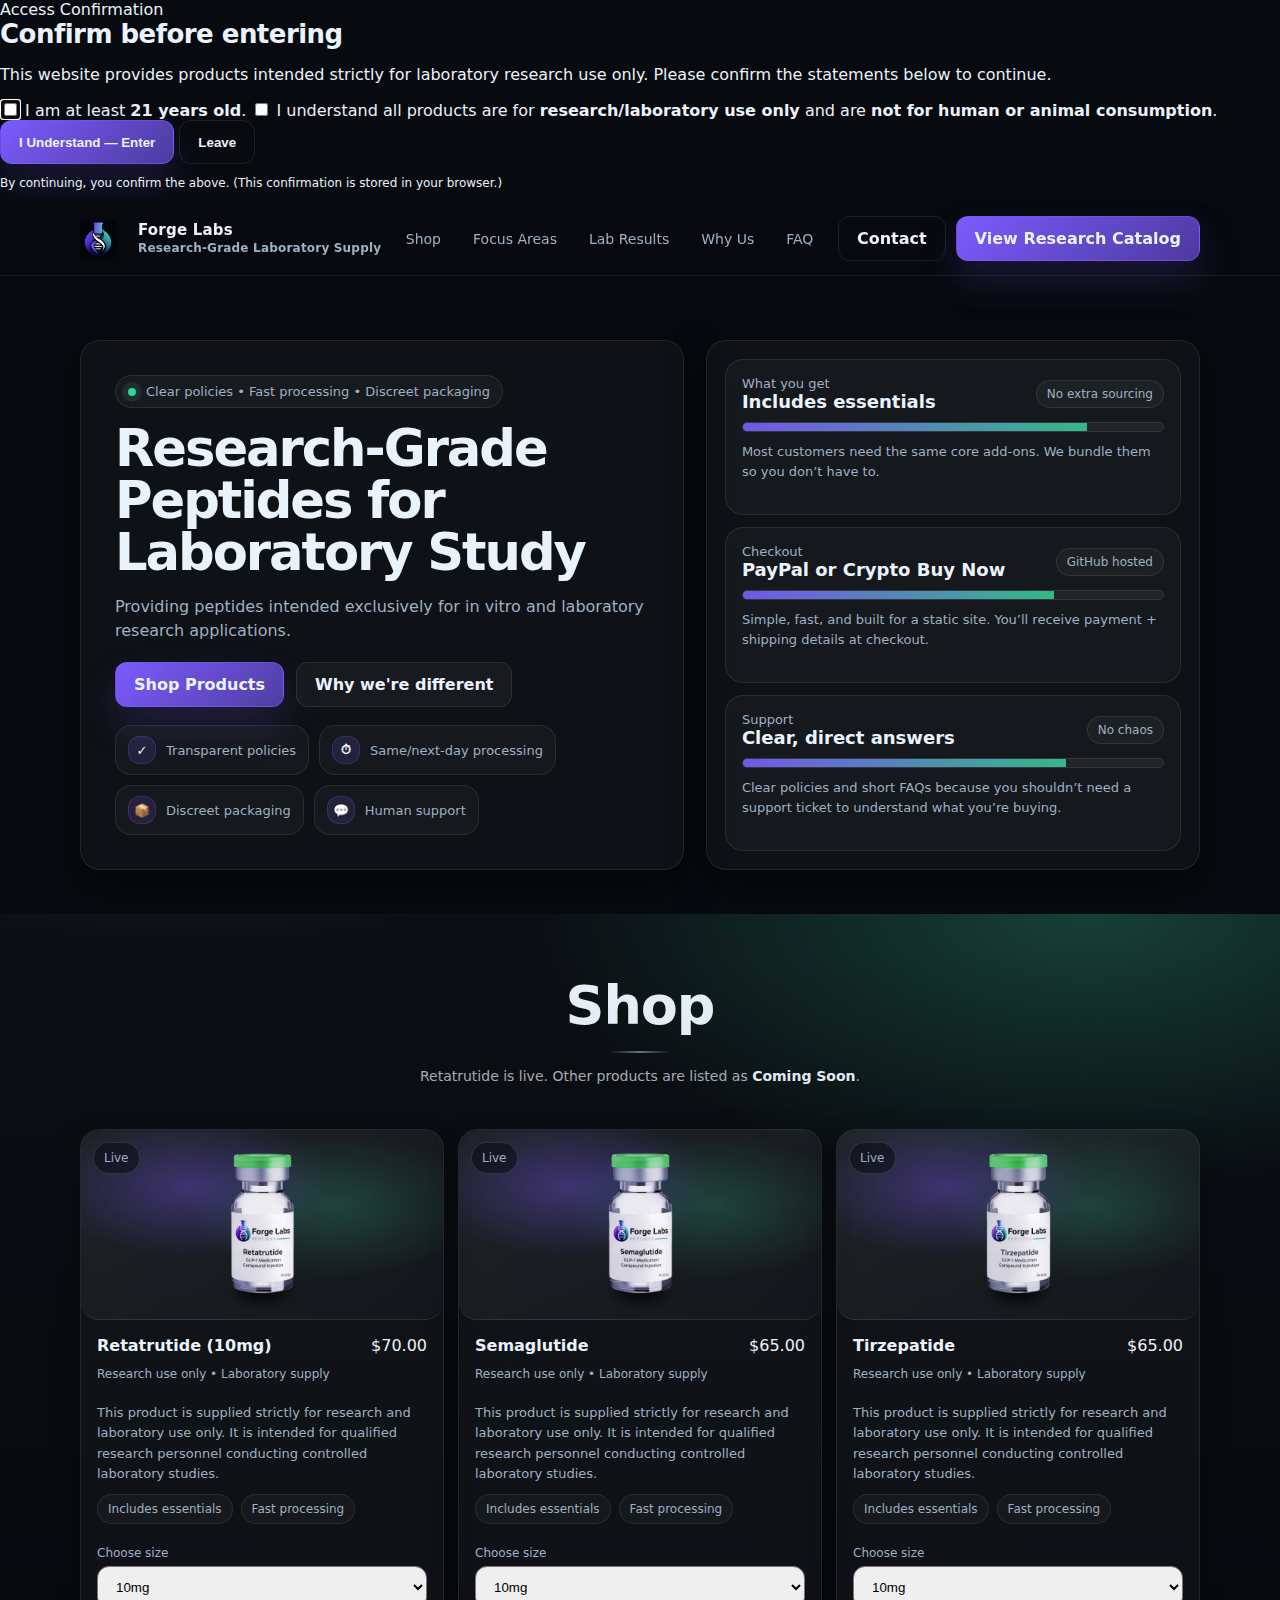
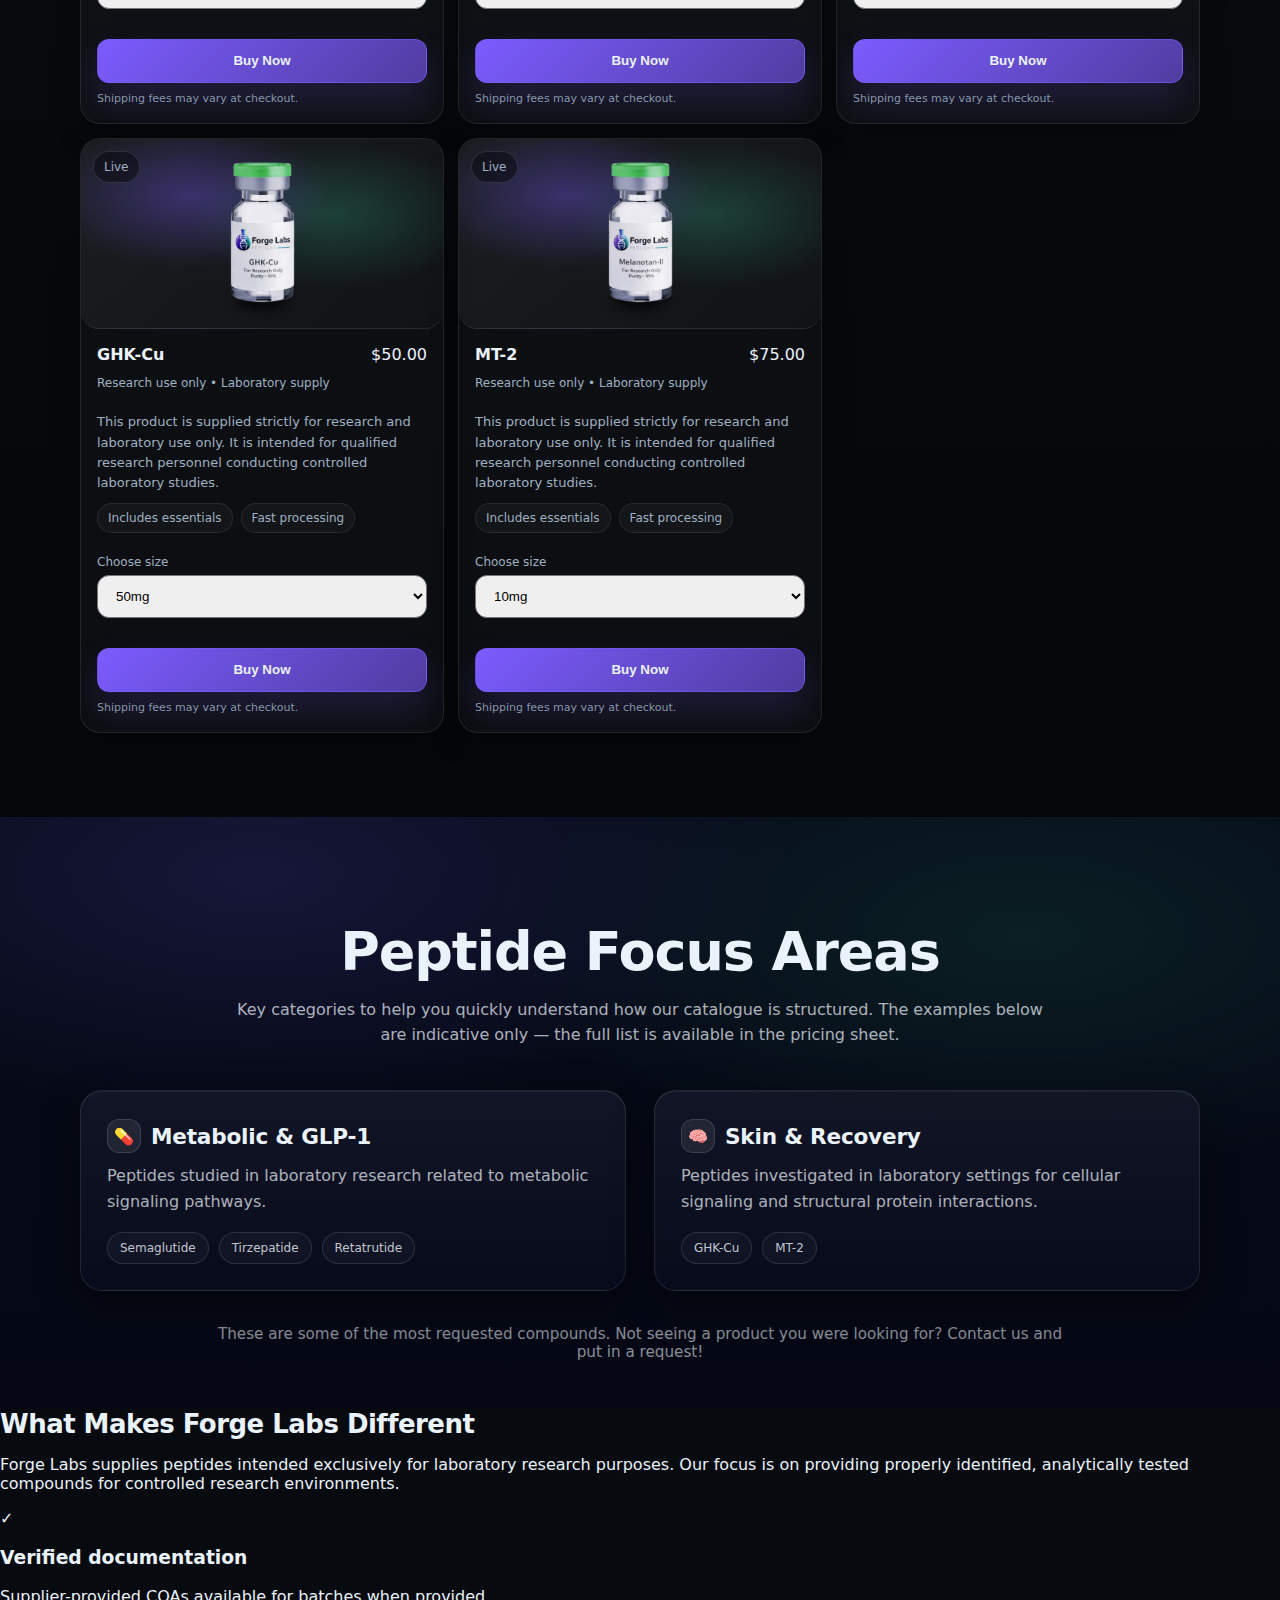
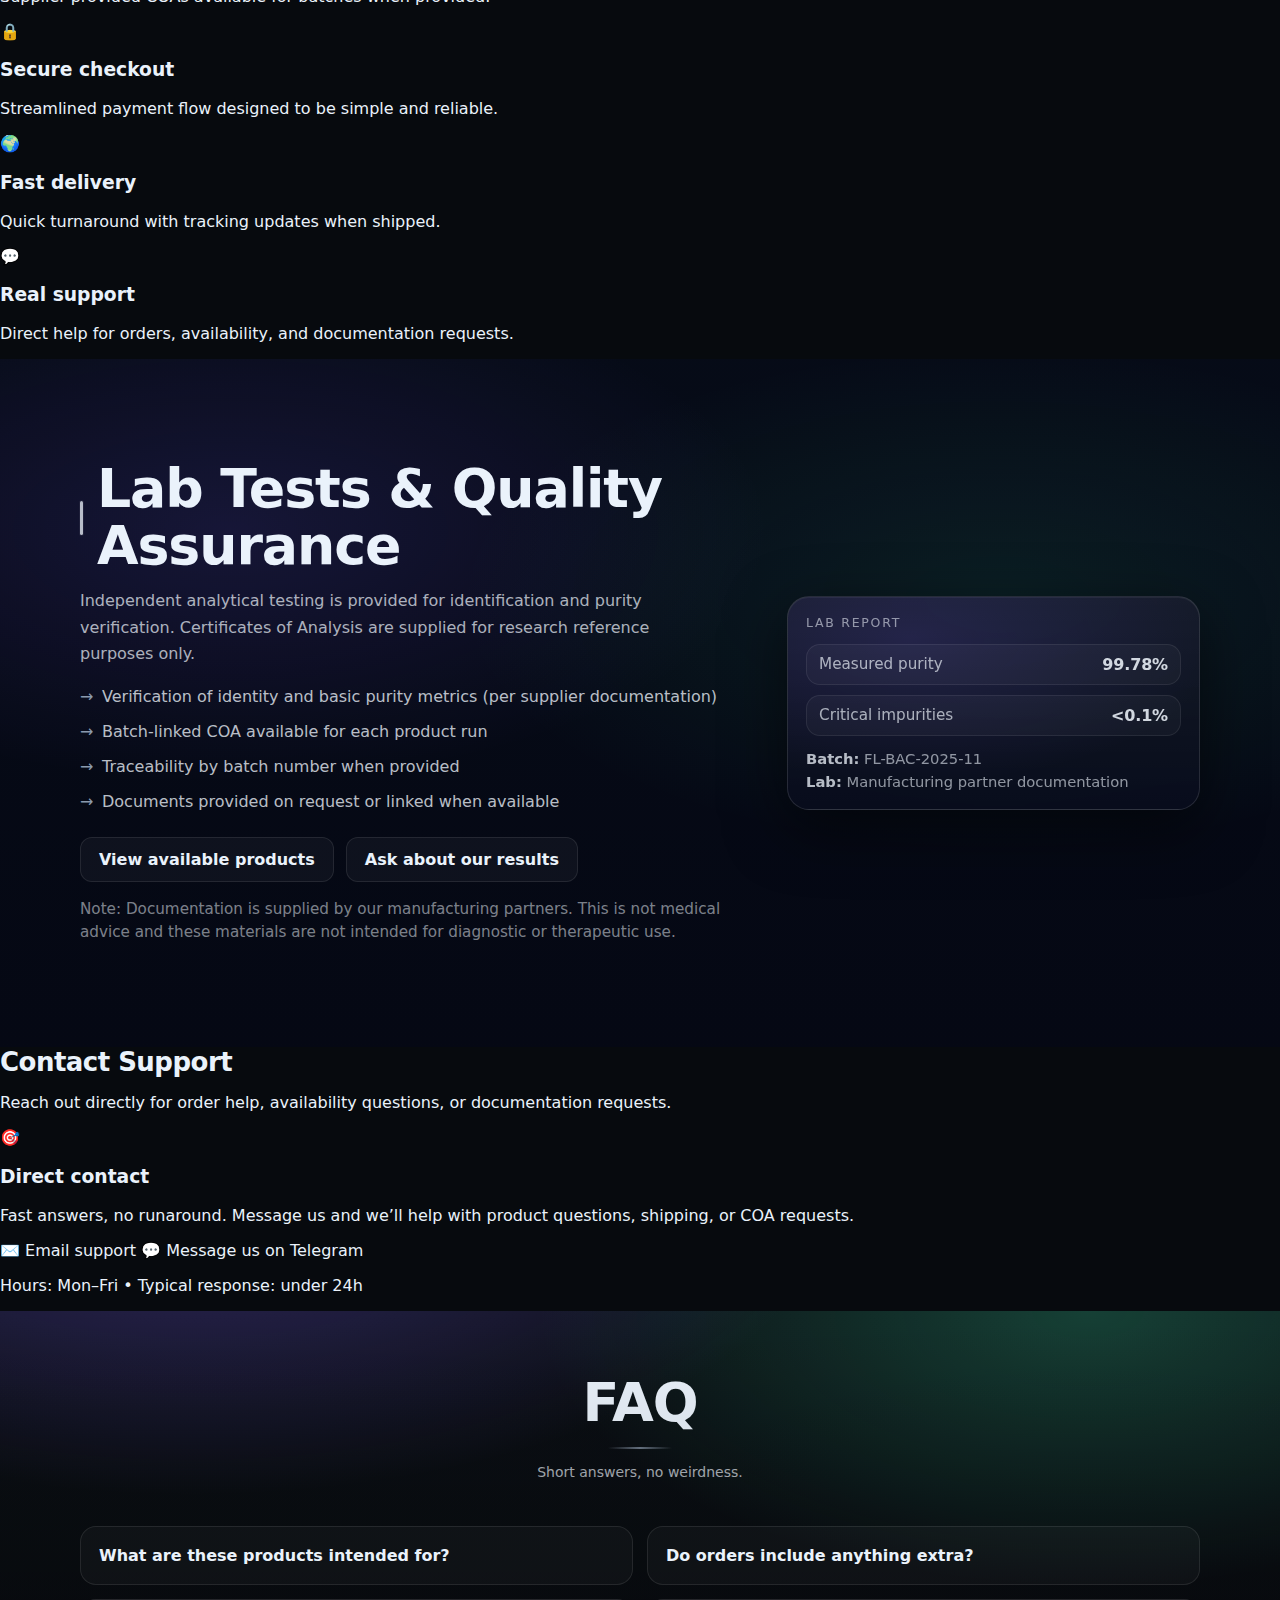
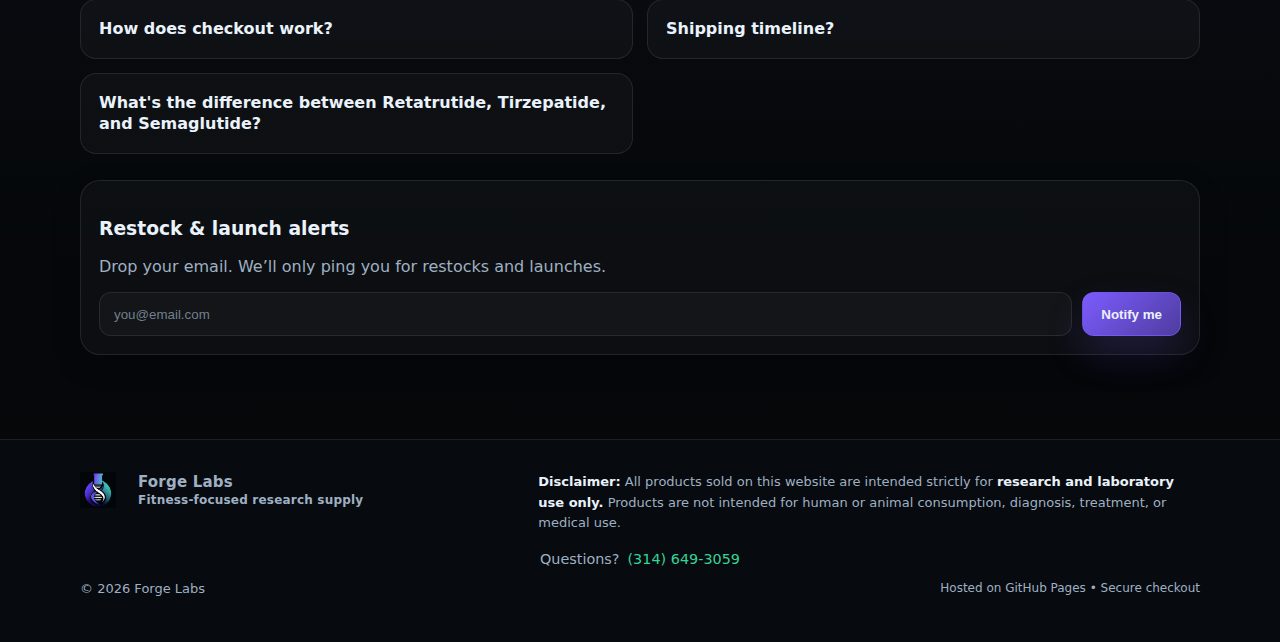
<file: index.html>
<!doctype html>
<html lang="en">
<head>
  <meta charset="utf-8" />
  <meta name="viewport" content="width=device-width,initial-scale=1" />
  <title>Forge Labs — Research-Grade Laboratory Supply</title>
  <meta name="description" content="Research-Grade laboratory supply with transparent policies and a streamlined kit that includes essentials." />
  <link rel="icon" href="./assets/images/favicon.png" type="image/png">
  <link rel="stylesheet" href="assets/css/styles.css" />
  <meta name="trustpilot-one-time-domain-verification-id" content="32e775dc-7cac-47c9-81ff-4d67ed6fcf06"/>
</head>
<body>
  <!-- Age + Research Use Gate (shows on first visit) -->
<div id="gate" class="gate" role="dialog" aria-modal="true" aria-labelledby="gateTitle" aria-describedby="gateDesc">
  <div class="gate__card" role="document">
    <div class="gate__badge">Access Confirmation</div>
    <h2 id="gateTitle" class="gate__title">Confirm before entering</h2>
    <p id="gateDesc" class="gate__desc">
      This website provides products intended strictly for laboratory research use only.
      Please confirm the statements below to continue.
    </p>

    <div class="gate__checks">
      <label class="gate__check">
        <input type="checkbox" id="gateAge" />
        <span>I am at least <strong>21 years old</strong>.</span>
      </label>

      <label class="gate__check">
        <input type="checkbox" id="gateResearch" />
        <span>
          I understand all products are for <strong>research/laboratory use only</strong> and are
          <strong>not for human or animal consumption</strong>.
        </span>
      </label>
    </div>

    <div class="gate__actions">
      <button class="btn primary" id="gateAccept" type="button">I Understand — Enter</button>
      <button class="btn ghost" id="gateLeave" type="button">Leave</button>
    </div>

    <div class="gate__error small" id="gateError" aria-live="polite"></div>

    <p class="gate__fineprint small">
      By continuing, you confirm the above. (This confirmation is stored in your browser.)
    </p>
  </div>
</div>

  <!-- Sticky Nav -->
  <header class="site-header" id="top">
    <div class="container nav">
     <a class="brand" href="#top" aria-label="Forge Labs home">
  <img
    src="./assets/images/logopfp.png"
    alt="Forge Labs logo"
    class="logo-img"
  />

  <span class="brand-text">
    <span class="brand-name">Forge Labs</span>
    <span class="brand-sub">Research-Grade Laboratory Supply</span>
  </span>
</a>
      <nav class="nav-links" aria-label="Primary">
  <a href="#shop" data-nav>Shop</a>
  <a href="#focus" data-nav>Focus Areas</a>
  <a href="#lab" data-nav>Lab Results</a>
  <a href="#why" data-nav>Why Us</a>
  <a href="#faq" data-nav>FAQ</a>
      </nav>

      <div class="nav-actions">
        <a class="btn ghost" href="#access">Contact</a>
        <a class="btn primary" href="#shop">View Research Catalog</a>
      </div>
    </div>
  </header>

  <main>
    <!-- Hero -->
    <section class="hero">
      <div class="container hero-grid">
        <div class="hero-card hero-left">
          <div class="pill"><span class="dot"></span> Clear policies • Fast processing • Discreet packaging</div>

          <h1>Research-Grade Peptides for Laboratory Study</h1>
          <p class="sub">
Providing peptides intended exclusively for in vitro and laboratory research applications.
          </p>

          <div class="cta-row">
            <a class="btn primary" href="#shop">Shop Products</a>
            <a class="btn" href="#different">Why we're different</a>
          </div>

          <div class="trust-row" aria-label="Trust badges">
            <div class="trust-item"><span class="trust-ic">✓</span> Transparent policies</div>
            <div class="trust-item"><span class="trust-ic">⏱</span> Same/next-day processing</div>
            <div class="trust-item"><span class="trust-ic">📦</span> Discreet packaging</div>
            <div class="trust-item"><span class="trust-ic">💬</span> Human support</div>
          </div>
        </div>

        <div class="hero-card hero-right" aria-label="Highlights">
          <div class="stat">
            <div class="stat-top">
              <div>
                <div class="stat-label">What you get</div>
                <div class="stat-value">Includes essentials</div>
              </div>
              <span class="pill mini">No extra sourcing</span>
            </div>
            <div class="bar" aria-hidden="true"><div style="--w:82%"></div></div>
            <p class="note">Most customers need the same core add-ons. We bundle them so you don’t have to.</p>
          </div>

          <div class="stat">
            <div class="stat-top">
              <div>
                <div class="stat-label">Checkout</div>
                <div class="stat-value">PayPal or Crypto Buy Now</div>
              </div>
              <span class="pill mini">GitHub hosted</span>
            </div>
            <div class="bar" aria-hidden="true"><div style="--w:74%"></div></div>
            <p class="note">Simple, fast, and built for a static site. You’ll receive payment + shipping details at checkout.</p>
          </div>

          <div class="stat">
            <div class="stat-top">
              <div>
                <div class="stat-label">Support</div>
                <div class="stat-value">Clear, direct answers</div>
              </div>
              <span class="pill mini">No chaos</span>
            </div>
            <div class="bar" aria-hidden="true"><div style="--w:77%"></div></div>
            <p class="note">Clear policies and short FAQs because you shouldn’t need a support ticket to understand what you’re buying.</p>
          </div>
        </div>
      </div>
    </section>

    <!-- Shop -->
    <section class="section" id="shop">
      <div class="container">
        <div class="section-head">
          <div>
            <h2>Shop</h2>
            <p class="section-sub">Retatrutide is live. Other products are listed as <strong>Coming Soon</strong>.</p>
          </div>
        </div>

        <div class="product-grid">
          <!-- Live product -->
<article class="product-card">
  <div class="product-thumb">
    <span class="tag">Live</span>
    <img
      src="./assets/images/retaproduct.png"
      alt="RETA peptide vial"
      class="thumb-img"
    />
  </div>

            <div class="product-body">
              <div class="product-top">
                <div>
                 <h3 class="product-title" id="retaTitle">Retatrutide</h3>
                  <p class="muted small">Research use only • Laboratory supply</p>
                </div>
                <div class="product-price" id="retaPriceDisplay">$70.00</div>
              </div>

              <p class="product-desc">
                This product is supplied strictly for research and laboratory use only. It is intended for qualified research personnel conducting controlled laboratory studies.
              </p>

              <ul class="chips" aria-label="Highlights">
                <li class="chip">Includes essentials</li>
                <li class="chip">Fast processing</li>
              </ul>

              <!-- Variant selector (generic) -->
<div class="variant-row" style="margin: 12px 0 14px;">
  <label for="retaVariant" class="muted small" style="display:block; margin-bottom:6px;">
    Choose size
  </label>

<select id="retaVariant" class="variant-select" style="width:100%; padding:12px 14px; border-radius:12px;">
  <option value="optA" data-price="70.00" data-sku="FL-RT-10" data-label="10mg">10mg</option>
  <option value="optB" data-price="135.00" data-sku="FL-RT-20" data-label="20mg">20mg</option>
  <option value="optC" data-price="175.00" data-sku="FL-RT-30" data-label="30mg">30mg</option>
</select>
</div>

              <!-- PayPal Buy Now Button (static-site friendly) -->
              <form
                action="https://www.paypal.com/cgi-bin/webscr"
                method="post"
                target="_blank"
                class="paypal-form"
              >
                <input type="hidden" name="cmd" value="_xclick">
                <input type="hidden" name="business" value="payments@forgelabpeps.com">
                <input type="hidden" name="currency_code" value="USD">

                <input type="hidden" name="item_name" value="Retatrutide – Research Product (Includes Essentials)">
                <input type="hidden" name="item_number" value="FL-RT-A" data-pp="sku">
                <input type="hidden" name="custom" value="Size: 10mg" data-pp="custom">
                <input type="hidden" name="amount" value="70.00" data-pp="amount">

                <input type="hidden" name="shipping" value="4.95">
                <input type="hidden" name="quantity" value="1">

                <input type="hidden" name="no_note" value="1">
                 <!-- Return URLs -->
  <input
    type="hidden"
    name="return"
    value="https://www.forgelabpeps.com/thank-you"
  >
  <input
    type="hidden"
    name="cancel_return"
    value="https://www.forgelabpeps.com/checkout-cancelled"
  >

  <!-- Force POST return (cleaner + more reliable) -->
  <input type="hidden" name="rm" value="2">
                <input type="hidden" name="bn" value="PP-BuyNowBF">

                <button type="submit" class="btn primary full">Buy Now</button>
                <p class="fineprint">Shipping fees may vary at checkout.</p>
              </form>
            </div>
          </article>

 <!-- Live product: Semaglutide -->
<article class="product-card">
  <div class="product-thumb">
    <span class="tag">Live</span>
    <img
      src="./assets/images/sema.png"
      alt="Semaglutide vial"
      class="thumb-img"
    />
  </div>

  <div class="product-body">
    <div class="product-top">
      <div>
        <h3 class="product-title" id="semaTitle">Semaglutide</h3>
        <p class="muted small">Research use only • Laboratory supply</p>
      </div>
      <div class="product-price" id="semaPriceDisplay">$60.00</div>
    </div>

    <p class="product-desc">
      This product is supplied strictly for research and laboratory use only. It is intended for qualified research personnel conducting controlled laboratory studies.
    </p>

    <ul class="chips" aria-label="Highlights">
      <li class="chip">Includes essentials</li>
      <li class="chip">Fast processing</li>
    </ul>

    <!-- Variant selector -->
    <div class="variant-row" style="margin: 12px 0 14px;">
      <label for="semaVariant" class="muted small" style="display:block; margin-bottom:6px;">
        Choose size
      </label>

      <select id="semaVariant" class="variant-select" style="width:100%; padding:12px 14px; border-radius:12px;">
        <option value="optA" data-price="65.00" data-sku="FL-SEMA-10" data-label="10mg">10mg</option>
        <option value="optB" data-price="125.00" data-sku="FL-SEMA-20" data-label="15mg">20mg</option>
        <option value="optC" data-price="185.00" data-sku="FL-SEMA-30" data-label="15mg">30mg</option>
      </select>
    </div>

    <!-- PayPal -->
    <form action="https://www.paypal.com/cgi-bin/webscr" method="post" target="_blank" class="paypal-form">
      <input type="hidden" name="cmd" value="_xclick">
      <input type="hidden" name="business" value="payments@forgelabpeps.com">
      <input type="hidden" name="currency_code" value="USD">

      <input type="hidden" name="item_name" value="Semaglutide – Research Product (Includes Essentials)">
      <input type="hidden" name="item_number" value="FL-SEMA-A" data-pp="sku">
      <input type="hidden" name="custom" value="Size: 5mg" data-pp="custom">
      <input type="hidden" name="amount" value="65.00" data-pp="amount">

      <input type="hidden" name="shipping" value="4.95">
      <input type="hidden" name="quantity" value="1">
      <input type="hidden" name="no_note" value="1">
       <!-- Return URLs -->
  <input
    type="hidden"
    name="return"
    value="https://www.forgelabpeps.com/thank-you"
  >
  <input
    type="hidden"
    name="cancel_return"
    value="https://www.forgelabpeps.com/checkout-cancelled"
  >

  <!-- Force POST return (cleaner + more reliable) -->
  <input type="hidden" name="rm" value="2">
      <input type="hidden" name="bn" value="PP-BuyNowBF">

      <button type="submit" class="btn primary full">Buy Now</button>
      <p class="fineprint">Shipping fees may vary at checkout.</p>
    </form>
  </div>
</article>


<!-- Live product: Tirzepatide -->
<article class="product-card">
  <div class="product-thumb">
    <span class="tag">Live</span>
    <img
      src="./assets/images/tirz.png"
      alt="Tirzepatide vial"
      class="thumb-img"
    />
  </div>

  <div class="product-body">
    <div class="product-top">
      <div>
        <h3 class="product-title" id="tirzTitle">Tirzepatide</h3>
        <p class="muted small">Research use only • Laboratory supply</p>
      </div>
      <div class="product-price" id="tirzPriceDisplay">$65.00</div>
    </div>

    <p class="product-desc">
      This product is supplied strictly for research and laboratory use only. It is intended for qualified research personnel conducting controlled laboratory studies.
    </p>

    <ul class="chips" aria-label="Highlights">
      <li class="chip">Includes essentials</li>
      <li class="chip">Fast processing</li>
    </ul>

    <!-- Variant selector -->
    <div class="variant-row" style="margin: 12px 0 14px;">
      <label for="tirzVariant" class="muted small" style="display:block; margin-bottom:6px;">
        Choose size
      </label>

      <select id="tirzVariant" class="variant-select" style="width:100%; padding:12px 14px; border-radius:12px;">
        <option value="optA" data-price="65.00" data-sku="FL-TIRZ-10" data-label="10mg">10mg</option>
        <option value="optB" data-price="125.00" data-sku="FL-TIRZ-20" data-label="20mg">20mg</option>
        <option value="optC" data-price="185.00" data-sku="FL-TIRZ-30" data-label="30mg">30mg</option>
      </select>
    </div>

    <!-- PayPal -->
    <form action="https://www.paypal.com/cgi-bin/webscr" method="post" target="_blank" class="paypal-form">
      <input type="hidden" name="cmd" value="_xclick">
      <input type="hidden" name="business" value="payments@forgelabpeps.com">
      <input type="hidden" name="currency_code" value="USD">

      <input type="hidden" name="item_name" value="Tirzepatide – Research Product (Includes Essentials)">
      <input type="hidden" name="item_number" value="FL-TIRZ-A" data-pp="sku">
      <input type="hidden" name="custom" value="Size: 10mg" data-pp="custom">
      <input type="hidden" name="amount" value="65.00" data-pp="amount">

      <input type="hidden" name="shipping" value="4.95">
      <input type="hidden" name="quantity" value="1">
      <input type="hidden" name="no_note" value="1">
       <!-- Return URLs -->
  <input
    type="hidden"
    name="return"
    value="https://www.forgelabpeps.com/thank-you"
  >
  <input
    type="hidden"
    name="cancel_return"
    value="https://www.forgelabpeps.com/checkout-cancelled"
  >

  <!-- Force POST return (cleaner + more reliable) -->
  <input type="hidden" name="rm" value="2">
      <input type="hidden" name="bn" value="PP-BuyNowBF">

      <button type="submit" class="btn primary full">Buy Now</button>
      <p class="fineprint">Shipping fees may vary at checkout.</p>
    </form>
  </div>
</article>


<!-- Live product: GHK-Cu -->
<article class="product-card">
  <div class="product-thumb">
    <span class="tag">Live</span>
    <img
      src="./assets/images/ghk-cu.png"
      alt="GHK-Cu vial"
      class="thumb-img"
    />
  </div>

  <div class="product-body">
    <div class="product-top">
      <div>
        <h3 class="product-title" id="ghkTitle">GHK-Cu</h3>
        <p class="muted small">Research use only • Laboratory supply</p>
      </div>
      <div class="product-price" id="ghkPriceDisplay">$50.00</div>
    </div>

    <p class="product-desc">
      This product is supplied strictly for research and laboratory use only. It is intended for qualified research personnel conducting controlled laboratory studies.
    </p>

    <ul class="chips" aria-label="Highlights">
      <li class="chip">Includes essentials</li>
      <li class="chip">Fast processing</li>
    </ul>

    <!-- Variant selector -->
    <div class="variant-row" style="margin: 12px 0 14px;">
      <label for="ghkVariant" class="muted small" style="display:block; margin-bottom:6px;">
        Choose size
      </label>

      <select id="ghkVariant" class="variant-select" style="width:100%; padding:12px 14px; border-radius:12px;">
        <option value="optA" data-price="50.00" data-sku="FL-GHK-50" data-label="50mg">50mg</option>
        <option value="optB" data-price="85.00" data-sku="FL-GHK-100" data-label="100mg">100mg</option>
      </select>
    </div>

    <!-- PayPal -->
    <form action="https://www.paypal.com/cgi-bin/webscr" method="post" target="_blank" class="paypal-form">
      <input type="hidden" name="cmd" value="_xclick">
      <input type="hidden" name="business" value="payments@forgelabpeps.com">
      <input type="hidden" name="currency_code" value="USD">

      <input type="hidden" name="item_name" value="GHK-Cu – Research Product (Includes Essentials)">
      <input type="hidden" name="item_number" value="FL-GHK-A" data-pp="sku">
      <input type="hidden" name="custom" value="Size: 50mg" data-pp="custom">
      <input type="hidden" name="amount" value="50.00" data-pp="amount">

      <input type="hidden" name="shipping" value="4.95">
      <input type="hidden" name="quantity" value="1">
      <input type="hidden" name="no_note" value="1">
       <!-- Return URLs -->
  <input
    type="hidden"
    name="return"
    value="https://www.forgelabpeps.com/thank-you"
  >
  <input
    type="hidden"
    name="cancel_return"
    value="https://www.forgelabpeps.com/checkout-cancelled"
  >

  <!-- Force POST return (cleaner + more reliable) -->
  <input type="hidden" name="rm" value="2">
      <input type="hidden" name="bn" value="PP-BuyNowBF">

      <button type="submit" class="btn primary full">Buy Now</button>
      <p class="fineprint">Shipping fees may vary at checkout.</p>
    </form>
  </div>
</article>


<!-- Live product: MT-2 -->
<article class="product-card">
  <div class="product-thumb">
    <span class="tag">Live</span>
    <img
      src="./assets/images/mt-2.png"
      alt="MT-2 vial"
      class="thumb-img"
    />
  </div>

  <div class="product-body">
    <div class="product-top">
      <div>
        <h3 class="product-title" id="mt2Title">MT-2</h3>
        <p class="muted small">Research use only • Laboratory supply</p>
      </div>
      <div class="product-price" id="mt2PriceDisplay">$75.00</div>
    </div>

    <p class="product-desc">
      This product is supplied strictly for research and laboratory use only. It is intended for qualified research personnel conducting controlled laboratory studies.
    </p>

    <ul class="chips" aria-label="Highlights">
      <li class="chip">Includes essentials</li>
      <li class="chip">Fast processing</li>
    </ul>

    <!-- Variant selector -->
    <div class="variant-row" style="margin: 12px 0 14px;">
      <label for="mt2Variant" class="muted small" style="display:block; margin-bottom:6px;">
        Choose size
      </label>

      <select id="mt2Variant" class="variant-select" style="width:100%; padding:12px 14px; border-radius:12px;">
        <option value="optA" data-price="75.00" data-sku="FL-MT2-10" data-label="10mg">10mg</option>
      </select>
    </div>

    <!-- PayPal -->
    <form action="https://www.paypal.com/cgi-bin/webscr" method="post" target="_blank" class="paypal-form">
      <input type="hidden" name="cmd" value="_xclick">
      <input type="hidden" name="business" value="payments@forgelabpeps.com">
      <input type="hidden" name="currency_code" value="USD">

      <input type="hidden" name="item_name" value="MT-2 – Research Product (Includes Essentials)">
      <input type="hidden" name="item_number" value="FL-MT2-A" data-pp="sku">
      <input type="hidden" name="custom" value="Size: 10mg" data-pp="custom">
      <input type="hidden" name="amount" value="75.00" data-pp="amount">

      <input type="hidden" name="shipping" value="4.95">
      <input type="hidden" name="quantity" value="1">
      <input type="hidden" name="no_note" value="1">
       <!-- Return URLs -->
  <input
    type="hidden"
    name="return"
    value="https://www.forgelabpeps.com/thank-you"
  >
  <input
    type="hidden"
    name="cancel_return"
    value="https://www.forgelabpeps.com/checkout-cancelled"
  >

  <!-- Force POST return (cleaner + more reliable) -->
  <input type="hidden" name="rm" value="2">
      <input type="hidden" name="bn" value="PP-BuyNowBF">

      <button type="submit" class="btn primary full">Buy Now</button>
      <p class="fineprint">Shipping fees may vary at checkout.</p>
    </form>
  </div>
</article>

      </div>
    </section>

   <section class="focus" id="focus">
  <div class="focus__container">
    <header class="focus__head">
      <h2 class="focus__title">Peptide Focus Areas</h2>
      <p class="focus__sub">
        Key categories to help you quickly understand how our catalogue is structured.
        The examples below are indicative only — the full list is available in the pricing sheet.
      </p>
    </header>

    <div class="focus__grid">
      <!-- Card 1 -->
      <article class="focus-card">
        <div class="focus-card__top">
          <span class="focus-card__icon" aria-hidden="true">💊</span>
          <h3 class="focus-card__title">Metabolic &amp; GLP-1</h3>
        </div>
        <p class="focus-card__desc">
          Peptides studied in laboratory research related to metabolic signaling pathways.
        </p>
        <div class="focus-card__chips" aria-label="Examples">
          <span class="chip">Semaglutide</span>
          <span class="chip">Tirzepatide</span>
          <span class="chip">Retatrutide</span>
        </div>
      </article>

      <!-- Card 2 -->
      <article class="focus-card">
        <div class="focus-card__top">
          <span class="focus-card__icon" aria-hidden="true">🧠</span>
          <h3 class="focus-card__title">Skin &amp; Recovery</h3>
        </div>
        <p class="focus-card__desc">
Peptides investigated in laboratory settings for cellular signaling and structural protein interactions.
        </p>
        <div class="focus-card__chips" aria-label="Examples">
          <span class="chip">GHK-Cu</span>
          <span class="chip">MT-2</span>
        </div>
      </article>

    </div>

    <p class="focus__footnote">
      These are some of the most requested compounds. Not seeing a product you were looking for? Contact us and put in a request!
    </p>
  </div>
</section>
 
    <!-- What makes us different -->
   <section class="why" id="why">
  <div class="why__container">
    <header class="why__head">
      <h2 class="why__title">
        <span class="why__bar" aria-hidden="true"></span>
        What Makes Forge Labs Different
      </h2>
      <p class="why__sub">
        Forge Labs supplies peptides intended exclusively for laboratory research purposes. Our focus is on providing properly identified, analytically tested compounds for controlled research environments.
      </p>
    </header>

    <div class="why__grid">
      <article class="why-card">
        <div class="why-card__icon" aria-hidden="true">✓</div>
        <h3 class="why-card__title">Verified documentation</h3>
        <p class="why-card__desc">Supplier-provided COAs available for batches when provided.</p>
      </article>

      <article class="why-card">
        <div class="why-card__icon" aria-hidden="true">🔒</div>
        <h3 class="why-card__title">Secure checkout</h3>
        <p class="why-card__desc">Streamlined payment flow designed to be simple and reliable.</p>
      </article>

      <article class="why-card">
        <div class="why-card__icon" aria-hidden="true">🌍</div>
        <h3 class="why-card__title">Fast delivery</h3>
        <p class="why-card__desc">Quick turnaround with tracking updates when shipped.</p>
      </article>

      <article class="why-card">
        <div class="why-card__icon" aria-hidden="true">💬</div>
        <h3 class="why-card__title">Real support</h3>
        <p class="why-card__desc">Direct help for orders, availability, and documentation requests.</p>
      </article>
    </div>
  </div>
</section>

<section class="lab" id="lab">
  <div class="lab__container">
    <div class="lab__grid">
      <!-- Left: copy -->
      <div class="lab__content">
        <h2 class="lab__title"><span class="lab__bar" aria-hidden="true"></span>Lab Tests &amp; Quality Assurance</h2>

        <p class="lab__sub">
          Independent analytical testing is provided for identification and purity verification. Certificates of Analysis are supplied for research reference purposes only.
        </p>

        <ul class="lab__list">
          <li>Verification of identity and basic purity metrics (per supplier documentation)</li>
          <li>Batch-linked COA available for each product run</li>
          <li>Traceability by batch number when provided</li>
          <li>Documents provided on request or linked when available</li>
        </ul>

        <div class="lab__actions">
          <a class="btn btn--ghost lab__btn" href="#shop">View available products</a>

          <!-- Replace href with your hosted COA PDF link (or a drive link) -->
          <a class="btn btn--ghost" href="https://wa.me/13146861973" target="_blank" rel="noopener">
       Ask about our results
         </a>

        </div>

        <p class="lab__note">
          Note: Documentation is supplied by our manufacturing partners. This is not medical advice and these
          materials are not intended for diagnostic or therapeutic use.
        </p>
      </div>

      <!-- Right: “Sample lab report” card -->
      <aside class="lab-card" aria-label="Sample lab report preview">
        <div class="lab-card__kicker">LAB REPORT</div>

        <div class="lab-card__rows">
          <div class="lab-card__row">
            <div class="lab-card__label">Measured purity</div>
            <div class="lab-card__value">99.78%</div>
          </div>
          <div class="lab-card__row">
            <div class="lab-card__label">Critical impurities</div>
            <div class="lab-card__value">&lt;0.1%</div>
          </div>
        </div>

        <div class="lab-card__meta">
          <div><span class="lab-card__metaLabel">Batch:</span> FL-BAC-2025-11</div>
          <div><span class="lab-card__metaLabel">Lab:</span> Manufacturing partner documentation</div>
        </div>
      </aside>
    </div>
  </div>
</section>

    <section class="access" id="access">
  <div class="access__container">
    <header class="access__head">
      <h2 class="access__title">Contact Support</h2>
      <p class="access__sub">
        Reach out directly for order help, availability questions, or documentation requests.
      </p>
    </header>

    <div class="access__grid access__grid--single">
      <article class="access-card access-card--contact">
        <div class="access-card__top">
          <div class="access-card__icon" aria-hidden="true">🎯</div>
          <h3 class="access-card__title">Direct contact</h3>
        </div>

        <p class="access-card__desc">
          Fast answers, no runaround. Message us and we’ll help with product questions, shipping, or COA requests.
        </p>

        <div class="access-card__actions access-card__actions--stack">
          <a class="access-btn access-btn--outline" href="mailto:support@forgelabpeps.com">
            ✉️ Email support
          </a>

          <!-- Replace with your Telegram click-to-chat link -->
          <a class="access-btn access-btn--green" href="https://t.me/forgelabpeps" target="_blank" rel="noopener">
            💬 Message us on Telegram
          </a>
        </div>

        <p class="access-card__fineprint">
          Hours: Mon–Fri • Typical response: under 24h
        </p>
      </article>
    </div>
  </div>
</section>
    
    <!-- FAQ + Email -->
    <section class="section" id="faq">
      <div class="container">
        <div class="section-head">
          <div>
            <h2>FAQ</h2>
            <p class="section-sub">Short answers, no weirdness.</p>
          </div>
        </div>

        <div class="faq-grid">
  <details class="faq">
    <summary>What are these products intended for?</summary>
    <p>Products sold on this website are intended for <strong>research and laboratory use only</strong>. Not for human consumption.</p>
  </details>

  <details class="faq">
    <summary>Do orders include anything extra?</summary>
    <p>Yes—orders are packaged with <strong>essentials</strong> to reduce setup work. Details are provided in your order confirmation.</p>
  </details>

  <details class="faq">
    <summary>How does checkout work?</summary>
    <p>Checkout is handled via PayPal or Crypto. After purchase, you’ll receive a confirmation with shipping details and your receipt.</p>
  </details>

  <details class="faq">
    <summary>Shipping timeline?</summary>
    <p>Orders typically process same or next business day. Transit times vary by location and carrier.</p>
  </details>

  <!-- ✅ move this one INSIDE the grid -->
  <details class="faq">
    <summary>What's the difference between Retatrutide, Tirzepatide, and Semaglutide?</summary>
    <p>Semaglutide (GLP-1), Tirzepatide (GLP-1/GIP), and Retatrutide (GLP-1/GIP/Glucagon) are incretin mimetics for weight loss, differing in the hormones they activate, with Retatrutide offering a "triple-agonist" approach for potentially the most significant weight loss, followed by Tirzepatide, and then Semaglutide.</p>
  </details>
</div>


        <div class="panel" style="margin-top:14px;">
          <h3>Restock & launch alerts</h3>
          <p class="muted">Drop your email. We’ll only ping you for restocks and launches.</p>

<form
  class="email-row"
  id="emailForm"
  action="https://formspree.io/f/xbddgnvy"
  method="POST"
>
  <input
    type="email"
    id="emailInput"
    name="email"
    placeholder="you@email.com"
    required
  />
  <button class="btn primary" type="submit">Notify me</button>
</form>
<div class="small" id="emailMsg" aria-live="polite"></div>

        </div>
      </div>
    </section>
  </main>

  <footer class="site-footer">
    <div class="container">
      <div class="footer-grid">
        <div class="brand footer-brand">
            <img
    src="./assets/images/logopfp.png"
    alt="Forge Labs logo"
    class="logo-img"
  />
          <span class="brand-text">
            <span class="brand-name">Forge Labs</span>
            <span class="brand-sub">Fitness-focused research supply</span>
          </span>
        </div>

        <div class="footer-note">
          <strong>Disclaimer:</strong> All products sold on this website are intended strictly for <strong>research and laboratory use only.</strong> Products are not intended for human or animal consumption, diagnosis, treatment, or medical use.
        </div>
      </div>
      <div class="footer-contact">
  <span>Questions?</span>
  <a href="sms:+13146493059">(314) 649-3059</a>
</div>

      <div class="footer-bottom">
        <div>© <span id="year"></span> Forge Labs</div>
        <div class="small muted">Hosted on GitHub Pages • Secure checkout</div>
      </div>
    </div>
  </footer>

  <script src="assets/js/main.js"></script>
</body>
</html>
</file>
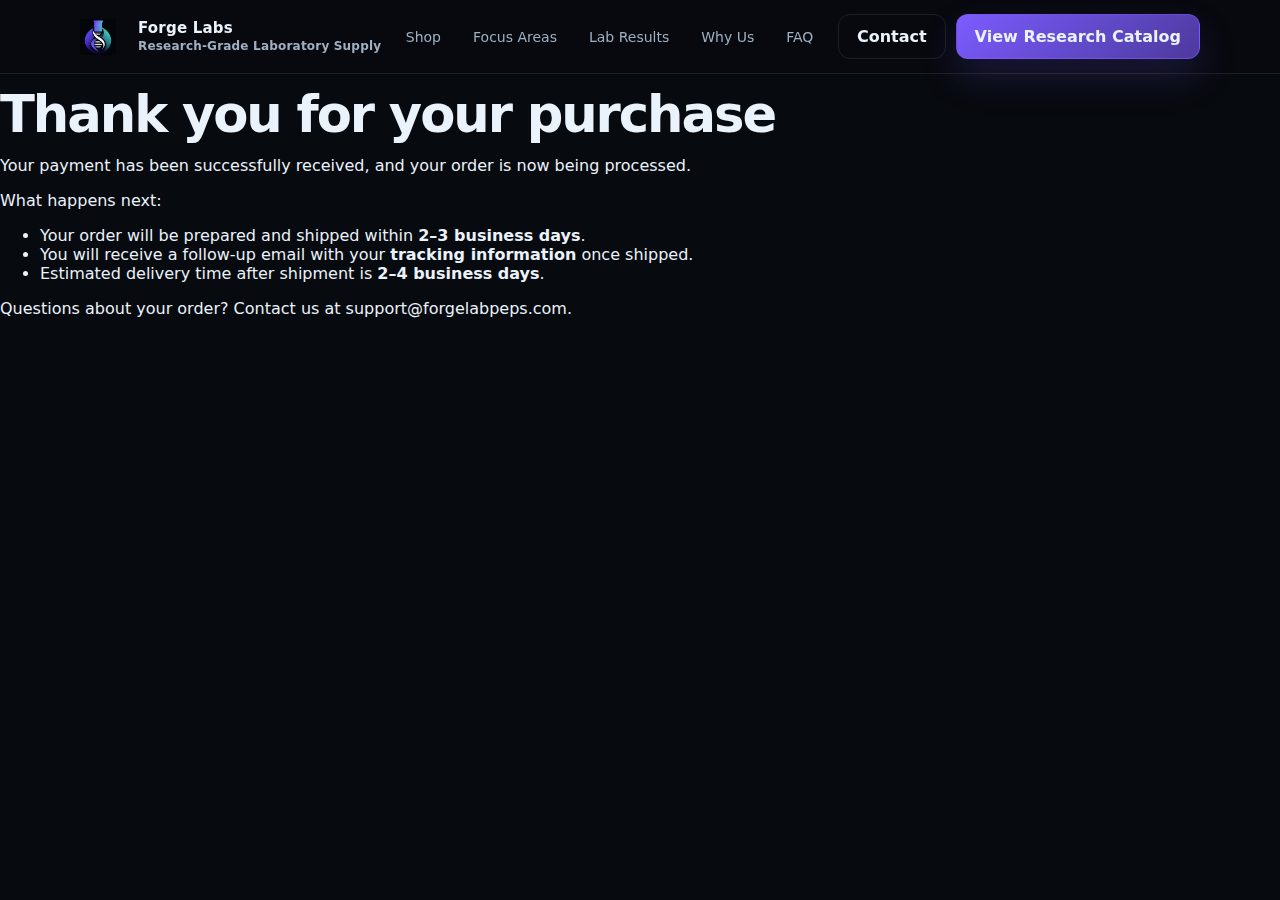
<file: thank-you.html>
<!DOCTYPE html>
<html lang="en">
<head>
  <meta charset="UTF-8" />
  <title>Thank You | Forge Labs</title>
  <meta name="viewport" content="width=device-width, initial-scale=1.0" />

  <!-- Your existing CSS files -->
  <link rel="stylesheet" href="./assets/css/styles.css" />
</head>

<body class="page-thank-you">

  <!-- Sticky Nav -->
  <header class="site-header" id="top">
    <div class="container nav">
      <a class="brand" href="/" aria-label="Forge Labs home">
        <img
          src="./assets/images/logopfp.png"
          alt="Forge Labs logo"
          class="logo-img"
        />
        <span class="brand-text">
          <span class="brand-name">Forge Labs</span>
          <span class="brand-sub">Research-Grade Laboratory Supply</span>
        </span>
      </a>

      <nav class="nav-links" aria-label="Primary">
        <a href="/#shop">Shop</a>
        <a href="/#focus">Focus Areas</a>
        <a href="/#lab">Lab Results</a>
        <a href="/#why">Why Us</a>
        <a href="/#faq">FAQ</a>
      </nav>

      <div class="nav-actions">
        <a class="btn ghost" href="/#access">Contact</a>
        <a class="btn primary" href="/#shop">View Research Catalog</a>
      </div>
    </div>
  </header>

  <!-- Page Content -->
 <main>
  <section class="thank-you-wrapper">
    <div class="thank-you-card">
      <h1>Thank you for your purchase</h1>

      <p>Your payment has been successfully received, and your order is now being processed.</p>

      <p class="section-title">What happens next:</p>
      <ul class="thank-you-list">
        <li>Your order will be prepared and shipped within <strong>2–3 business days</strong>.</li>
        <li>You will receive a follow-up email with your <strong>tracking information</strong> once shipped.</li>
        <li>Estimated delivery time after shipment is <strong>2–4 business days</strong>.</li>
      </ul>

      <p class="support">
        Questions about your order? Contact us at
        <a href="mailto:support@forgelabpeps.com">support@forgelabpeps.com</a>.
      </p>
    </div>
  </section>
</main>

  <script>
    document.getElementById("year").textContent = new Date().getFullYear();
  </script>

</body>
</html>
</file>
<file: assets/css/styles.css>
/* Forge Labs — styles.css */
:root{
  --bg:#0b0f14;
  --panel:#0f1620;
  --card:#111b26;
  --muted:#9fb0c3;
  --text:#eaf2fb;
  --soft:#1b2a3a;
  --brand:#7c5cff;
  --brand2:#36d399;
  --border: rgba(255,255,255,.09);
  --shadow: 0 14px 40px rgba(0,0,0,.35);
  --radius: 20px;
  --radius2: 14px;
  --section-gradient:
    radial-gradient(1200px 600px at 15% -20%, rgba(124,92,255,.35), transparent 55%),
    radial-gradient(1000px 500px at 85% 0%, rgba(54,211,153,.25), transparent 55%),
    linear-gradient(180deg, #0b0f14, #070a0e 70%);
}

*{box-sizing:border-box}
html,body{height:100%}
body{
  margin:0;
  font-family: ui-sans-serif, system-ui, -apple-system, Montserrat, Roboto, Helvetica, Arial;
  background: #070a0e; /* flat base */
  color: var(--text);
  overflow-x:hidden;
}

a{color:inherit; text-decoration:none}
.container{width:min(1120px, 92vw); margin:0 auto}

.small{font-size:12px}
.muted{color:var(--muted)}
strong{color:var(--text)}

.pill{
  display:inline-flex; gap:10px; align-items:center;
  padding:8px 12px; border:1px solid var(--border); border-radius:999px;
  background: rgba(255,255,255,.04);
  color: var(--muted);
  font-size:13px;
}
.pill.mini{padding:6px 10px; font-size:12px}
.dot{width:8px;height:8px;border-radius:50%; background: var(--brand2); box-shadow:0 0 0 6px rgba(54,211,153,.12)}

.site-header{
  position:sticky; top:0; z-index:50;
  backdrop-filter: blur(10px);
  background: rgba(7,10,14,.55);
  border-bottom:1px solid var(--border);
}
.nav{
  display:flex; align-items:center; justify-content:space-between;
  padding:14px 0;
  gap:14px;
}
.brand{
  display:flex; align-items:center; gap:10px;
  font-weight:800; letter-spacing:.2px;
}
.brand-text{display:flex; flex-direction:column; line-height:1.1}
.brand-name{font-size:15px}
.brand-sub{font-size:12px; font-weight:650; color:var(--muted); margin-top:3px}

.logo{
  width:34px; height:34px; border-radius:12px;
  background: linear-gradient(135deg, var(--brand), rgba(124,92,255,.25));
  box-shadow: 0 0 0 6px rgba(124,92,255,.12);
  border:1px solid rgba(255,255,255,.12);
  position:relative;
  flex: 0 0 auto;
}
.logo:after{
  content:"";
  position:absolute; inset:9px;
  border-radius:10px;
  background: linear-gradient(135deg, rgba(54,211,153,.95), rgba(54,211,153,.15));
  opacity:.95;
}

.nav-links{display:flex; gap:12px; align-items:center}
.nav-links a{
  color: var(--muted);
  font-size:14px;
  padding:8px 10px;
  border-radius:12px;
}
.nav-links a:hover{background: rgba(255,255,255,.05); color: var(--text)}
.nav-actions{display:flex; gap:10px; align-items:center}

.btn{
  border:1px solid var(--border);
  background: rgba(255,255,255,.04);
  color: var(--text);
  padding:12px 18px;
  border-radius: 12px;
  font-weight:700;
  cursor:pointer;
  transition: transform .12s ease, background .12s ease, border-color .12s ease;
  display:inline-flex; gap:10px; align-items:center; justify-content:center;
  user-select:none;
  min-height:44px;
}
.btn:hover{transform: translateY(-1px); background: rgba(255,255,255,.06)}
.btn.primary{
  background: linear-gradient(135deg, var(--brand), rgba(124,92,255,.6));
  border-color: rgba(124,92,255,.55);
  box-shadow: 0 18px 38px rgba(124,92,255,.18);
}
.btn.primary:hover{background: linear-gradient(135deg, rgba(124,92,255,.95), rgba(124,92,255,.55))}
.btn.ghost{background: transparent}
.btn.full{width:100%}
.btn:disabled{opacity:.55; cursor:not-allowed; transform:none}

.hero{padding:64px 0 44px}
.hero-grid{display:grid; grid-template-columns: 1.1fr .9fr; gap:22px; align-items:stretch}
.hero-card{
  background: rgba(255,255,255,.03);
  border:1px solid var(--border);
  border-radius: var(--radius);
  box-shadow: var(--shadow);
  overflow:hidden;
  position:relative;
}
.hero-left{padding:34px}
.hero-right{padding:18px; display:grid; gap:12px}

h1{
  margin:14px 0 12px;
  font-size: clamp(34px, 4vw, 52px);
  line-height: 1.02;
  letter-spacing: -0.04em;
}
.sub{
  color: var(--muted);
  font-size: 16px;
  line-height: 1.55;
  max-width: 60ch;
}
.cta-row{display:flex; gap:12px; flex-wrap:wrap; margin-top:18px}

.trust-row{display:flex; gap:10px; flex-wrap:wrap; margin-top:18px}
.trust-item{
  display:flex; gap:10px; align-items:center;
  padding:10px 12px;
  border:1px solid var(--border);
  background: rgba(255,255,255,.03);
  border-radius: 16px;
  color: var(--muted);
  font-size: 13px;
}
.trust-ic{
  width:28px;height:28px;border-radius:12px;
  display:inline-flex; align-items:center; justify-content:center;
  background: rgba(124,92,255,.14);
  border:1px solid rgba(124,92,255,.25);
  color: var(--text);
  font-weight:900;
}

.stat{
  padding:16px;
  border-radius: 18px;
  border:1px solid var(--border);
  background: rgba(255,255,255,.03);
}
.stat-top{display:flex; justify-content:space-between; align-items:center; gap:12px}
.stat-label{color: var(--muted); font-size:13px}
.stat-value{font-weight:900; font-size:18px}
.note{color: var(--muted); font-size:13px; line-height:1.5; margin:10px 0 0}
.bar{
  height:10px; border-radius:999px;
  background: rgba(255,255,255,.05);
  border:1px solid var(--border);
  overflow:hidden;
  margin-top:10px;
}
.bar > div{
  height:100%;
  width: var(--w,60%);
  background: linear-gradient(90deg, rgba(124,92,255,.9), rgba(54,211,153,.85));
}

.section{
  position: relative;
  padding: 40px 0 70px;          /* extra bottom room so divider sits BELOW cards */
  overflow: hidden;
  background: transparent;
  border-top: none;               /* ✅ kill the harsh seam */
  isolation: isolate;             /* makes z-index layering behave predictably */
}

.section-head{
  display:flex; justify-content:space-between; align-items:flex-end; gap:14px;
  margin-bottom: 22px;
}
h2{margin:0; font-size: 26px; letter-spacing: -0.02em}
.section-sub{margin:6px 0 0; color: var(--muted); font-size:14px; max-width:70ch}

.product-grid{display:grid; grid-template-columns: repeat(3, 1fr); gap:14px}
.product-card{
  border:1px solid var(--border);
  background: rgba(255,255,255,.03);
  border-radius: var(--radius);
  overflow:hidden;
  box-shadow: 0 10px 28px rgba(0,0,0,.25);
  display:flex; flex-direction:column;
}
.product-thumb{
  height:190px;
  background:
    radial-gradient(240px 120px at 30% 30%, rgba(124,92,255,.35), transparent 60%),
    radial-gradient(240px 120px at 70% 40%, rgba(54,211,153,.22), transparent 60%),
    linear-gradient(135deg, rgba(255,255,255,.06), rgba(255,255,255,.02));
  border-bottom:1px solid var(--border);
  position:relative;
}
.product-thumb.alt{
  background:
    radial-gradient(240px 120px at 35% 35%, rgba(54,211,153,.25), transparent 60%),
    radial-gradient(240px 120px at 75% 35%, rgba(124,92,255,.20), transparent 60%),
    linear-gradient(135deg, rgba(255,255,255,.06), rgba(255,255,255,.02));
}
.product-thumb.alt2{
  background:
    radial-gradient(240px 120px at 40% 30%, rgba(255,255,255,.10), transparent 60%),
    radial-gradient(240px 120px at 70% 45%, rgba(124,92,255,.25), transparent 60%),
    linear-gradient(135deg, rgba(255,255,255,.06), rgba(255,255,255,.02));
}
.tag{
  position:absolute; top:12px; left:12px;
  padding:8px 10px;
  border-radius: 999px;
  border:1px solid rgba(255,255,255,.12);
  background: rgba(7,10,14,.55);
  color: var(--muted);
  font-size:12px;
}
.tag.ghost{opacity:.85}
.thumb-art{
  position:absolute; inset:0;
  display:flex; align-items:center; justify-content:center;
  font-weight:950;
  letter-spacing:-0.03em;
  font-size: 36px;
  opacity:.92;
}

.product-body{padding:16px; display:grid; gap:10px}
.product-top{display:flex; justify-content:space-between; gap:12px; align-items:flex-start}
.product-top h3{margin:0; font-size:16px}
.price{font-weight:950}
.product-desc{margin:0; color: var(--muted); font-size:13px; line-height:1.55}

.chips{display:flex; flex-wrap:wrap; gap:8px; padding:0; margin:0; list-style:none}
.chip{
  font-size:12px; color: var(--muted);
  padding:7px 10px;
  border-radius:999px;
  border:1px solid var(--border);
  background: rgba(255,255,255,.03);
}

.paypal-form{margin-top:6px}
.fineprint{font-size:11px; color: rgba(159,176,195,.85); margin:8px 0 0; line-height:1.5}

.diff-grid{display:grid; grid-template-columns: repeat(3, 1fr); gap:14px}
.diff-card{
  border:1px solid var(--border);
  background: rgba(255,255,255,.03);
  border-radius: var(--radius);
  padding:18px;
  box-shadow: 0 10px 28px rgba(0,0,0,.22);
}
.diff-card h3{margin:0 0 8px; font-size:16px}
.diff-card p{margin:0; font-size:13px; line-height:1.6}

.faq-grid{display:grid; grid-template-columns: repeat(2, 1fr); gap:10px}
.faq{
  border:1px solid var(--border);
  background: rgba(255,255,255,.03);
  border-radius: 16px;
  padding:12px 14px;
}
.faq summary{
  cursor:pointer;
  font-weight:800;
  color: var(--text);
  outline:none;
  list-style:none;
}
.faq summary::-webkit-details-marker{display:none}
.faq p{margin:10px 0 0; color: var(--muted); font-size:13px; line-height:1.6}

.panel{
  border:1px solid var(--border);
  background: rgba(255,255,255,.03);
  border-radius: var(--radius);
  padding:18px;
  box-shadow: 0 10px 28px rgba(0,0,0,.22);
}
.email-row{display:flex; gap:10px; flex-wrap:wrap; margin-top:10px}
input[type="email"]{
  flex:1;
  min-width: 220px;
  border:1px solid var(--border);
  background: rgba(255,255,255,.03);
  border-radius: 12px;
  padding:12px 14px;
  color: var(--text);
  outline:none;
}
input::placeholder{color: rgba(159,176,195,.7)}

.site-footer{padding:32px 0 46px; color: var(--muted); font-size:13px; border-top:1px solid var(--border)}
.footer-grid{display:flex; justify-content:space-between; align-items:flex-start; gap:16px; flex-wrap:wrap}
.footer-note{max-width: 80ch; line-height:1.55}
.footer-bottom{margin-top:14px; display:flex; justify-content:space-between; gap:12px; flex-wrap:wrap}

/* Responsive */
@media (max-width: 980px){
  .hero-grid{grid-template-columns:1fr}
  .product-grid{grid-template-columns:1fr}
  .diff-grid{grid-template-columns:1fr}
  .faq-grid{grid-template-columns:1fr}
  .nav-links{display:none}
}

/* Avoid harsh divider directly after hero */
.hero + .section{ border-top-color: rgba(255,255,255,.04); }


/* =========================
   Mobile Optimizations
========================= */
@media (max-width: 768px){
  .hero{padding: 52px 0 18px;}
  .hero-left{padding: 22px;}
  .hero-right{padding: 14px;}
  h1{font-size: clamp(30px, 7vw, 40px);}
  .sub{font-size: 15px;}
  .section{padding: 64px 0;}
  .section-head{align-items:flex-start; flex-direction: column;}
  .pill.mini{align-self:flex-start;}
  .product-thumb{height: 160px;}
  .thumb-art{font-size: 32px;}
  .cta-row{gap:10px;}
  .trust-item{padding: 9px 10px;}
}

@media (max-width: 520px){
  .nav{padding: 12px 0;}
  .nav-actions .btn.primary{display:none;} /* keep header clean */
  .btn{width:100%;} /* make CTAs thumb-friendly */
  .nav-actions .btn{width:auto;} /* except header buttons */
  .cta-row .btn{width:100%;}
  .pill{font-size:12px;}
  .trust-row{gap:8px;}
  .product-body{padding: 14px;}
  .chips{gap:6px;}
  .chip{padding: 6px 9px;}
  .product-thumb{height: 150px;}
  .diff-card, .panel{padding: 16px;}
  .site-footer{padding: 26px 0 40px;}
  .footer-bottom{flex-direction: column; align-items:flex-start;}
}

.product-card,
.diff-card,
.faq,
.panel{
  position: relative;
  z-index: 2;
}
#shop,
#faq{
  position: relative;
  isolation: isolate;
}

#shop::after,
#faq::after{
  content:"";
  position:absolute;
  inset:0;
  background: linear-gradient(
    180deg,
    rgba(0,0,0,0),
    rgba(0,0,0,.35)
  );
  pointer-events:none;
}
.product-link {
  text-decoration: none;
  color: inherit;
  display: block;
}
.logo-img {
  height: 36px; /* adjust as needed */
  width: auto;
  margin-right: 12px;
  display: block;
}

.thumb-img {
  width: 100%;
  height: auto;
  display: block;
}
.product-thumb {
  transition: transform 0.2s ease, box-shadow 0.2s ease;
}

.product-link:hover .product-thumb {
  transform: translateY(-2px);
  box-shadow: 0 8px 20px rgba(0,0,0,0.15);
}
#shop,
#faq{
  background: var(--section-gradient);
}
.product-thumb{
  position: relative;
  width: 100%;
  aspect-ratio: 16 / 9;     /* change to 4/3 or 1/1 if you want */
  overflow: hidden;
  border-radius: 18px;      /* match your card rounding */
}

.thumb-img{
  width: 100%;
  height: 100%;
  display: block;
  object-fit: contain;      /* contain = whole product visible */
  /* object-fit: cover;     cover = fills box, may crop */
}
/* =========================
   FAQ spacing + section rhythm fixes
   (add at END of styles.css)
========================= */

/* Reduce overall section padding (you said there’s too much) */
.section{
  padding: 64px 0 84px; /* was 84/110 */
}

/* More breathing room between section heading + subheading */
.section-head{ 
  margin-bottom: 28px; /* was 22 */
}
.section-sub{
  margin-top: 10px; /* was 6 */
  line-height: 1.6;
}

/* FAQ layout: more spacing + nicer click target */
.faq-grid{
  gap: 14px;              /* was 10 */
  margin-bottom: 26px;    /* creates separation from the email panel */
}

.faq{
  padding: 16px 18px;     /* was 12/14 */
}

.faq summary{
  line-height: 1.35;
  padding: 2px 0;         /* subtle breathing room */
}

.faq p{
  margin-top: 12px;       /* was 10 */
}

/* Email panel should never feel glued to FAQ */
#faq .panel{
  margin-top: 26px !important; /* beats the inline 14px */
}

/* Optional: keep FAQ grid at 2 columns a bit longer on mid screens */
@media (max-width: 860px){
  .faq-grid{ grid-template-columns: 1fr; }
}

.footer-contact{
  margin-top: 18px;
  font-size: 0.9rem;
  color: var(--muted);
  display: flex;
  gap: 8px;
  align-items: center;
  justify-content: center;
}

.footer-contact a{
  color: var(--brand2);
  text-decoration: none;
  font-weight: 500;
}

.footer-contact a:hover{
  text-decoration: underline;
}

/* ===========================
   FOCUS AREAS / CATEGORIES
   =========================== */

/* ===========================
   FOCUS AREAS (Forge Labs)
   =========================== */

#focus.focus{
  position: relative;
  padding: clamp(72px, 8vw, 110px) 0 48px;
  overflow: hidden;
  background:
    radial-gradient(900px 400px at 20% 10%, rgba(124,92,255,0.14), transparent 60%),
    radial-gradient(900px 400px at 80% 20%, rgba(54,211,153,0.10), transparent 60%),
    linear-gradient(180deg, #060b18 0%, #050814 100%);
}

#focus .focus__container{
  width: min(1120px, 92vw);
  margin: 0 auto;
}

#focus .focus__head{
  max-width: 820px;
  margin: 0 auto 42px;
  text-align: center;
}

#focus .focus__title{
  font-size: clamp(36px, 4.5vw, 54px);
  letter-spacing: -0.02em;
  margin: 0 0 14px;
}

#focus .focus__sub{
  color: rgba(226,232,240,0.75);
  line-height: 1.6;
  margin: 0;
}

#focus .focus__grid{
  display: grid;
  grid-template-columns: repeat(2, minmax(0, 1fr));
  gap: 28px;
  margin: 26px auto 0;
}

#focus .focus-card{
  position: relative;
  padding: 28px 26px 26px;
  border-radius: 22px;
  background: linear-gradient(
      180deg,
      rgba(255,255,255,0.06),
      rgba(255,255,255,0.02)
    ),
    rgba(2,6,23,0.85);
  border: 1px solid rgba(255,255,255,0.10);
  box-shadow: 0 14px 40px rgba(0,0,0,0.45), inset 0 1px 0 rgba(255,255,255,0.06);
  overflow: hidden;
  transition: transform 0.2s ease, border-color 0.2s ease, box-shadow 0.2s ease;
}

/* mouse-follow glow */
#focus .focus-card::before{
  content:"";
  position:absolute;
  inset:-1px;
  background: radial-gradient(
    520px 220px at var(--mouse-x, 50%) var(--mouse-y, 50%),
    rgba(124,92,255,0.22),
    transparent 60%
  );
  opacity: 0;
  transition: opacity 0.2s ease;
  pointer-events: none;
}

#focus .focus-card:hover::before{ opacity: 1; }

#focus .focus-card:hover{
  transform: translateY(-4px);
  border-color: rgba(255,255,255,0.18);
  box-shadow: 0 22px 60px rgba(0,0,0,0.6), inset 0 1px 0 rgba(255,255,255,0.08);
}

#focus .focus-card__top{
  display:flex;
  align-items:center;
  gap: 10px;
  margin-bottom: 10px;
}

#focus .focus-card__icon{
  width: 34px;
  height: 34px;
  display:grid;
  place-items:center;
  border-radius: 12px;
  background: rgba(255,255,255,.08);
  border: 1px solid rgba(255,255,255,.12);
  flex: 0 0 auto;
}

#focus .focus-card__title{
  margin: 0;
  font-size: 1.35rem;
  letter-spacing: -0.01em;
}

#focus .focus-card__desc{
  margin: 0 0 18px;
  color: rgba(226,232,240,0.75);
  line-height: 1.6;
}

#focus .focus-card__chips{
  display:flex;
  flex-wrap:wrap;
  gap: 10px;
}

#focus .focus-card__chips .chip{
  font-size: 12px;
  color: rgba(226,232,240,0.85);
  padding: 8px 12px;
  border-radius: 999px;
  border: 1px solid rgba(255,255,255,0.12);
  background: rgba(255,255,255,0.03);
  white-space: nowrap;
}

#focus .focus__footnote{
  max-width: 860px;
  margin: 34px auto 0;
  text-align: center;
  font-size: 0.95rem;
  color: rgba(226,232,240,0.60);
}

@media (max-width: 900px){
  #focus .focus__grid{ grid-template-columns: 1fr; }
}

/* ===========================
   GLOBAL SECTION HEADING STYLE
   (match Focus section)
   =========================== */

.section-head{
  display: flex;
  justify-content: center;       /* center like Focus */
  align-items: center;
  text-align: center;
  margin-bottom: 42px;
}

.section-head > div{
  max-width: 820px;              /* same readable width */
}

.section-head h2{
  font-size: clamp(36px, 4.5vw, 54px);
  line-height: 1.05;
  letter-spacing: -0.02em;
  margin: 0 0 12px;
}

/* Your existing .section-sub becomes the Focus-like subheading */
.section-sub{
  margin: 0;
  color: rgba(226,232,240,0.75);
  line-height: 1.6;
  font-size: 14px;               /* keep your site rhythm */
}

/* Optional: subtle divider under ALL section headings (like Focus vibes) */
.section-head h2::after{
  content:"";
  display:block;
  width: 64px;
  height: 2px;
  margin: 16px auto 0;
  background: linear-gradient(
    90deg,
    rgba(255,255,255,0),
    rgba(148,163,184,0.7),
    rgba(255,255,255,0)
  );
}

/* ===========================
   LAB RESULTS SECTION
   =========================== */

.lab{
  position: relative;
  padding: clamp(70px, 8vw, 110px) 0;
  overflow: hidden;

  /* Keeps your dark vibe, adds a gentle “panel” feel */
  background:
    radial-gradient(900px 420px at 18% 25%, rgba(124,92,255,.14), transparent 60%),
    radial-gradient(900px 420px at 78% 35%, rgba(54,211,153,.10), transparent 60%),
    linear-gradient(180deg, rgba(6,11,24,0.92), rgba(5,8,20,0.98));
}

.lab__container{
  width: min(1120px, calc(100% - 48px));
  margin: 0 auto;
}

.lab__grid{
  display: grid;
  grid-template-columns: 1.35fr 0.85fr;
  gap: clamp(20px, 4vw, 56px);
  align-items: center;
}

.lab__title{
  display: flex;
  align-items: center;
  gap: 14px;
  margin: 0 0 14px;
  font-size: clamp(34px, 4.2vw, 54px);
  letter-spacing: -0.02em;
  line-height: 1.05;
}

.lab__bar{
  width: 4px;
  height: 34px;
  border-radius: 999px;
  background: rgba(226,232,240,0.80);
  box-shadow: 0 0 0 1px rgba(255,255,255,0.06);
}

.lab__sub{
  margin: 0 0 18px;
  color: rgba(226,232,240,0.75);
  line-height: 1.65;
  max-width: 58ch;
}

.lab__list{
  margin: 0 0 22px;
  padding: 0;
  list-style: none;
  display: grid;
  gap: 10px;
}

.lab__list li{
  position: relative;
  padding-left: 22px;
  color: rgba(226,232,240,0.82);
  line-height: 1.55;
}

.lab__list li::before{
  content: "→";
  position: absolute;
  left: 0;
  top: 0;
  color: rgba(148,163,184,0.95);
}

.lab__actions{
  display: flex;
  flex-wrap: wrap;
  gap: 12px;
  margin-top: 12px;
}

.lab__note{
  margin: 16px 0 0;
  color: rgba(226,232,240,0.55);
  font-size: 0.95rem;
  line-height: 1.55;
  max-width: 70ch;
}

/* Right card */
.lab-card{
  position: relative;
  border-radius: 22px;
  padding: 18px 18px 16px;
  background:
    linear-gradient(180deg, rgba(255,255,255,0.07), rgba(255,255,255,0.02)),
    rgba(2,6,23,0.78);
  border: 1px solid rgba(255,255,255,0.12);
  box-shadow:
    0 18px 60px rgba(0,0,0,0.55),
    inset 0 1px 0 rgba(255,255,255,0.06);
  overflow: hidden;
  backdrop-filter: blur(10px);
  -webkit-backdrop-filter: blur(10px);
}

/* subtle glow */
.lab-card::before{
  content:"";
  position:absolute;
  inset:-1px;
  background: radial-gradient(520px 240px at 30% 20%, rgba(124,92,255,.20), transparent 60%);
  opacity: .8;
  pointer-events:none;
}

.lab-card__kicker{
  position: relative;
  z-index: 1;
  font-size: 0.78rem;
  letter-spacing: 0.14em;
  text-transform: uppercase;
  color: rgba(226,232,240,0.60);
  margin-bottom: 14px;
}

.lab-card__rows{
  position: relative;
  z-index: 1;
  display: grid;
  gap: 10px;
}

.lab-card__row{
  display: flex;
  justify-content: space-between;
  gap: 14px;
  padding: 10px 12px;
  border-radius: 14px;
  background: rgba(255,255,255,0.03);
  border: 1px solid rgba(255,255,255,0.08);
}

.lab-card__label{
  color: rgba(226,232,240,0.72);
  font-size: 0.95rem;
}

.lab-card__value{
  color: rgba(226,232,240,0.92);
  font-weight: 700;
  letter-spacing: -0.01em;
}

.lab-card__meta{
  position: relative;
  z-index: 1;
  margin-top: 12px;
  color: rgba(226,232,240,0.62);
  font-size: 0.92rem;
  line-height: 1.5;
}

.lab-card__metaLabel{
  color: rgba(226,232,240,0.80);
  font-weight: 600;
}

/* Responsive */
@media (max-width: 900px){
  .lab__grid{
    grid-template-columns: 1fr;
  }
  .lab-card{
    max-width: 520px;
  }
}
</file>
